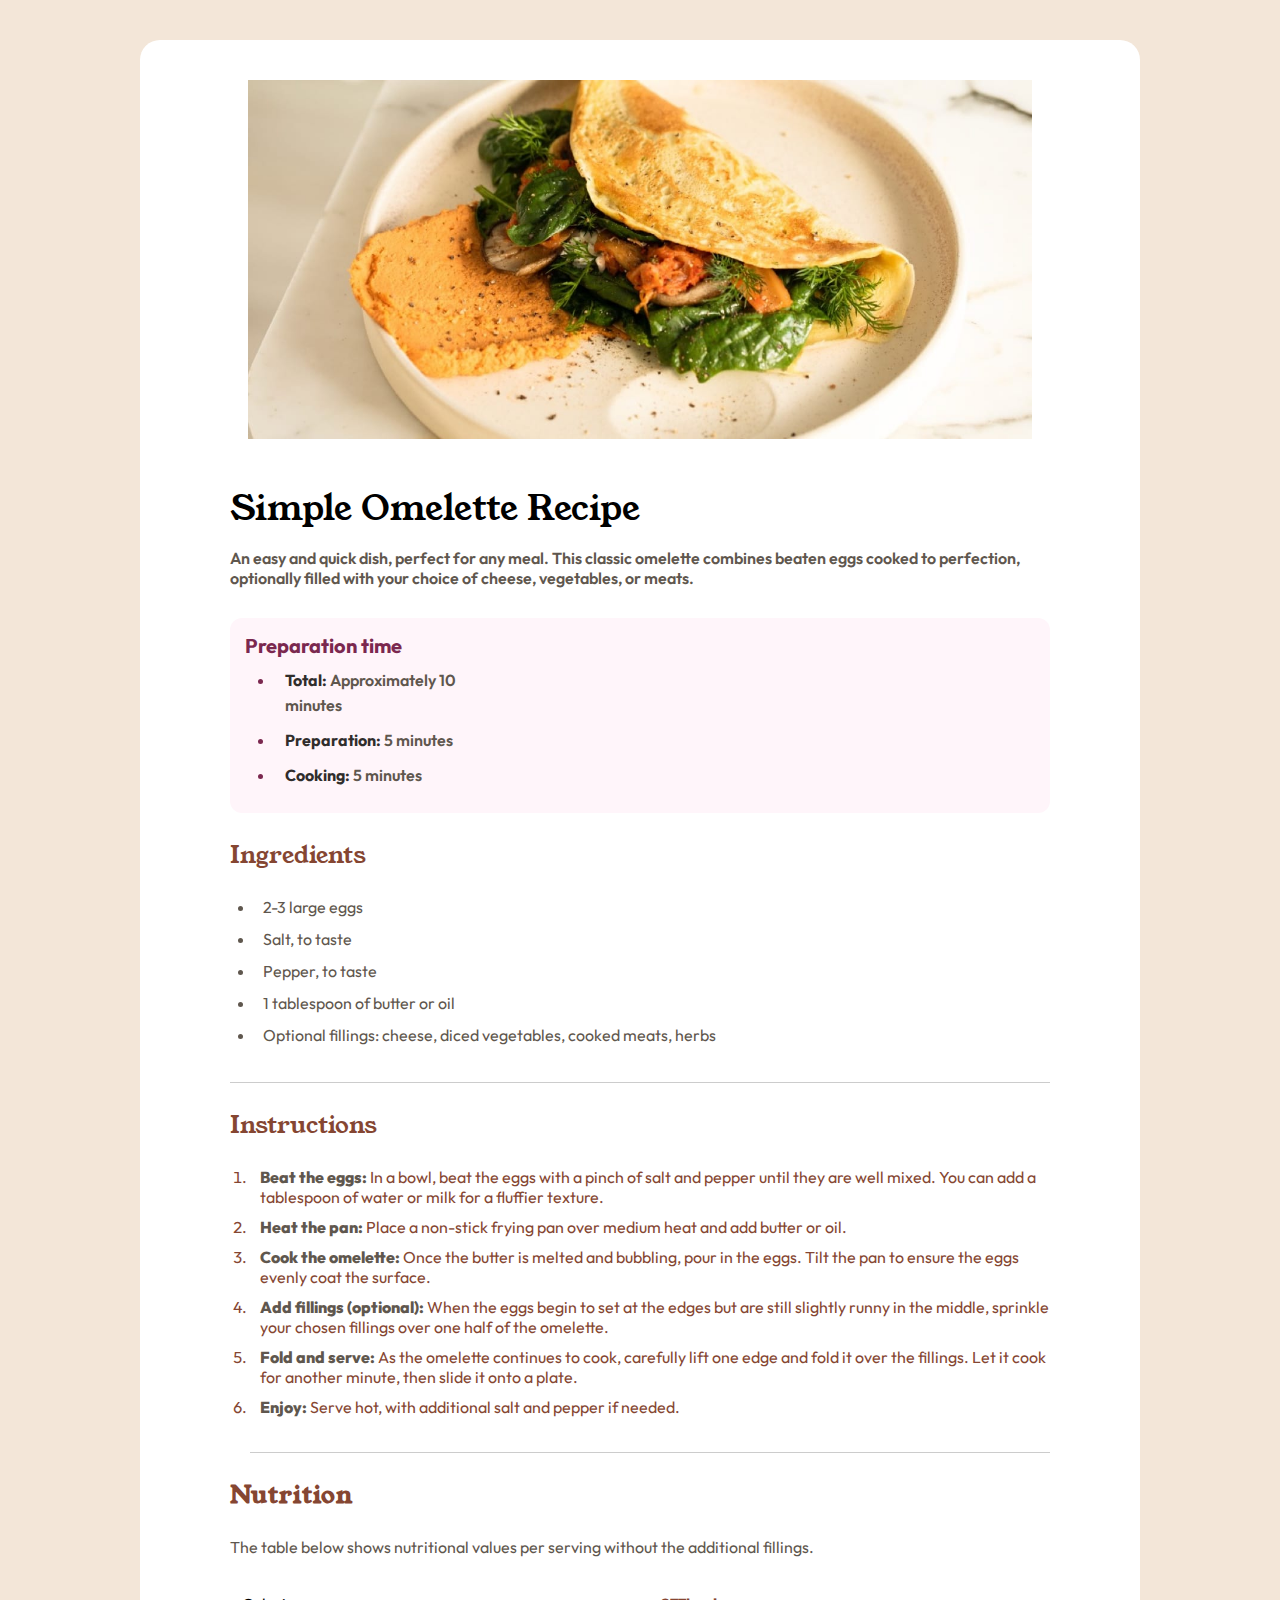
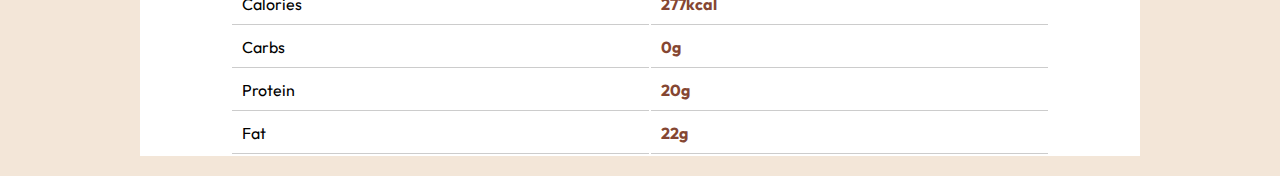
<file: index.html>
<!DOCTYPE html>
<html lang="es">
<head>
    <meta charset="UTF-8">
    <meta name="viewport" content="width=device-width, initial-scale=1.0">
    <title>Document</title>
    <link rel="stylesheet" href="style.css">
    <link rel="shortcut icon" href="./assets/images/favicon-32x32.png" type="image/x-icon">
</head>
<body>
    <header class="header_container ">
        <div class="header__img--container">
            <img src="./assets/images/image-omelette.jpeg" alt="">
        </div>
    </header>

    <main class="main__container">
        <section class="container--title container"> 
            <h1>Simple Omelette Recipe</h1>
            <p>  
                An easy and quick dish, perfect for any meal. This classic omelette combines beaten eggs cooked 
                to perfection, optionally filled with your choice of cheese, vegetables, or meats.
            </p>
        </section>

        <section class="container main__preparation-time"> 
            <div class="main__preparation-container">
                <h2 class="container-time--title">Preparation time</h2>
                
                <ul class="container--list">
                    <li>
                        <span>Total:</span> Approximately 10 minutes
                    </li>
                    <li>
                        <span>Preparation:</span> 5 minutes
                    </li>
                    <li>
                        <span>Cooking:</span> 5 minutes
                    </li>
                </ul>
            </div>
        </section>

        <section class="container main__ingredients">

            <h2 class="ingredients__title">Ingredients</h2>

            <ul class="ingredients__list">
                <li>
                    2-3 large eggs
                </li>
                <li>
                    Salt, to taste
                </li>
                <li>
                    Pepper, to taste
                </li>
                <li>
                    1 tablespoon of butter or oil
                </li>
                <li>
                    Optional fillings: cheese, diced vegetables, cooked meats, herbs
                </li>
            </ul>
        </section>

        <section class="container main__instructions">
            <h2 class="instructions--title">Instructions</h2>

            <ol class="instructions--list">
                <li>
                    <span>Beat the eggs:</span> 
                    In a bowl, beat the eggs with a pinch of salt and pepper until they are well mixed. 
                    You can add a tablespoon of water or milk for a fluffier texture.
                </li>
                <li>
                    <span>Heat the pan:</span> 
                    Place a non-stick frying pan over medium heat and add butter or oil.
                </li>
                <li>
                    <span>Cook the omelette:</span> 
                    Once the butter is melted and bubbling, pour in the eggs. Tilt the pan to ensure 
                    the eggs evenly coat the surface.
                </li>
                <li>
                    <span>Add fillings (optional):</span> 
                    When the eggs begin to set at the edges but are still slightly runny in the 
                    middle, sprinkle your chosen fillings over one half of the omelette.
                </li>
                <li>
                    <span>Fold and serve:</span> 
                    As the omelette continues to cook, carefully lift one edge and fold it over the 
                    fillings. Let it cook for another minute, then slide it onto a plate. 
                </li>
                <li>
                    <span>Enjoy:</span> 
                    Serve hot, with additional salt and pepper if needed.
                </li>
            </ol>
        </section>

        <section class="container main__nutrition">

            <h2 class="nutrition--title">Nutrition</h2>

            <p class="nutrition--paragraph">
                The table below shows nutritional values per serving without the additional fillings.
            </p>

            <table class="nutrition-table">
                <tr>
                    <td class="label">Calories</td>
                    <td class="value calories">277kcal</td>
                </tr>
                <tr>
                    <td class="label">Carbs</td>
                    <td class="value">0g</td>
                </tr>
                <tr>
                    <td class="label">Protein</td>
                    <td class="value">20g</td>
                </tr>
                <tr>
                    <td class="label">Fat</td>
                    <td class="value">22g</td>
                </tr>
            </table>
            
        </section>
    </main>
</body>
</html>
</file>
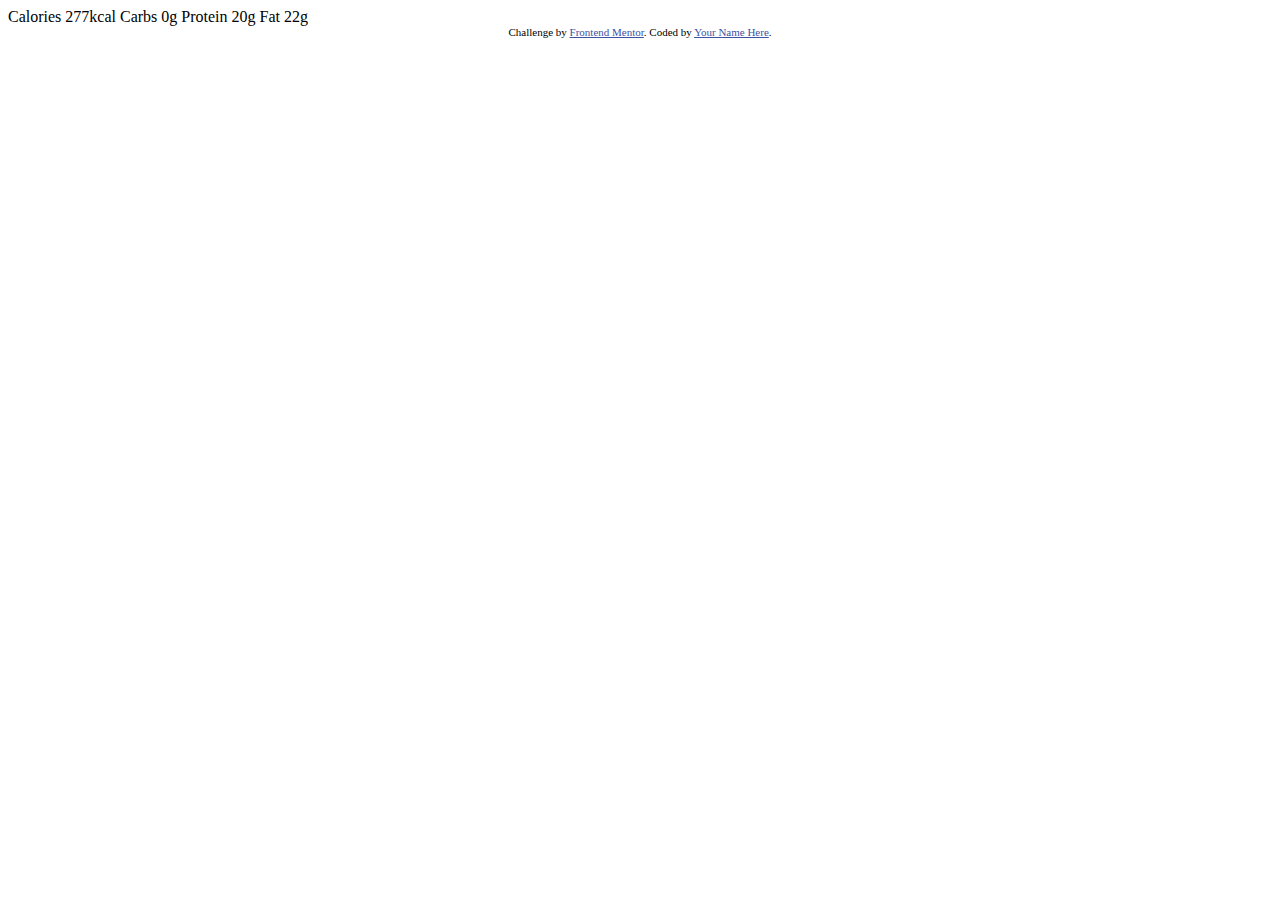
<file: main.html>
<!DOCTYPE html>
<html lang="en">
<head>
  <meta charset="UTF-8">
  <meta name="viewport" content="width=device-width, initial-scale=1.0"> <!-- displays site properly based on user's device -->

  <link rel="icon" type="image/png" sizes="32x32" href="./assets/images/favicon-32x32.png">
  
  <title>Frontend Mentor | Recipe page</title>

  <!-- Feel free to remove these styles or customise in your own stylesheet 👍 -->
  <style>
    .attribution { font-size: 11px; text-align: center; }
    .attribution a { color: hsl(228, 45%, 44%); }
  </style>
</head>
<body>


  

  

   

   

  

  

  Calories
  277kcal

  Carbs
  0g

  Protein
  20g

  Fat
  22g
  
  <div class="attribution">
    Challenge by <a href="https://www.frontendmentor.io?ref=challenge" target="_blank">Frontend Mentor</a>. 
    Coded by <a href="#">Your Name Here</a>.
  </div>
</body>
</html>
</file>
<file: style.css>
/*Estilos generales*/
*{
    margin: 0;
    padding: 0;
    box-sizing: border-box;
}

@font-face {
    font-family: 'Young Serif';
    src: url('./assets/fonts/young-serif/YoungSerif-Regular.ttf');
}
@font-face {
    font-family: 'Outfit';
    src: url('./assets/fonts/outfit/Outfit-VariableFont_wght.ttf');
}

:root{
    --White:hsl(0, 0%, 100%);
    --Stone-100: hsl(30, 54%, 90%);
    --Stone-150: hsl(30, 18%, 87%);
    --Stone-600: hsl(30, 10%, 34%);
    --Stone-900: hsl(24, 5%, 18%);
    --Brown-800: hsl(14, 45%, 36%);
    --Rose-800: hsl(332, 51%, 32%);
    --Rose-50: hsl(330, 100%, 98%);
}

.container{
    width: 82%;
    height: auto;
    margin: 0 auto;
}

/*Header*/
.header_container{
    width: 100%;
    height: 185px;
    margin-bottom: 25px;
}

.header__img--container{
    width: auto;
    height: auto;

    >img{
        width: 100%;
        height: fit-content;
    }
}

/*Contenido principal*/

main{
    height:  auto;
}

/*Titulo*/
.container--title h1{
    font-family: 'Young Serif';
    font-weight: 400;
    font-size: 35px;
    margin-bottom: 15px;
}
.container--title p {
    font-size: 16px;
    font-family: 'Outfit';
    font-weight: 600;
    color: var(--Stone-600);
}

/*Tiempo de preparacion*/

.main__preparation-time{
    background-color: var(--Rose-50);
    padding: 15px;
    margin-top: 30px;
    border-radius: 12px;
    margin-bottom: 25px;
}

.container-time--title{
    color: var(--Rose-800);
    font-family: 'Outfit';
    font-size: 20px;
    font-weight: 700;
    margin-bottom: 10px;
}

.container--list{
    padding-left: 30px;
    width: 225px;
    font-family: 'Outfit';

    >li {
        margin-bottom: 10px;
        line-height: 25px;
        color: var(--Stone-600);
        font-weight: 600;
        padding-left: 10px;

        >span{
            font-weight: 700;
            color: var(--Stone-900);
        }
    }
    >li::marker{
        color:  var(--Rose-800);
    }
}

/*Lista de ingredientes*/

.ingredients__title{
    margin-bottom: 25px;
    color: var(--Brown-800);
    font-family: 'Young Serif';
    font-weight: 500;
}

.ingredients__list{
    padding-left: 25px;
    padding-bottom: 25px;
    font-family: 'Outfit';
    font-weight: 400;
    border-bottom: 1px solid #ccc;


    >li{
        padding-left: 8px;
        margin-bottom: 12px;
        color: var(--Stone-600);
    }
}

/*Instrucciones*/

.main__instructions{
    margin-top: 25px;
}

.instructions--title{
    font-size: 24px;
    font-weight: 500;
    color: var(--Brown-800);
    font-family: 'Young Serif';
    margin-bottom: 25px;
}

.instructions--list{
    font-family: 'Outfit';
    color: var(--Brown-800);
    margin-left: 20px;
    padding-bottom: 25px;
    border-bottom: 1px solid #ccc;

    >li{
        margin-bottom: 10px;
        padding-left: 10px;
        font-size: 16px;
        line-height: 20px;
    }

    >li span{
        color: var(--Stone-600);
        font-weight: 800;
    }
}

.instructions--list::marker{
    font-weight: 800;
}

/*tabla nutricional*/
.main__nutrition{
    margin-top: 25px;
}

.nutrition--title{
    margin-bottom: 25px;
    color: var(--Brown-800);
    font-family: 'Young Serif';
    letter-spacing: 1px;
}

.nutrition--paragraph{
    margin-bottom: 25px;
    color: var(--Stone-600);
    font-weight: 400;
    font-family: 'Outfit';
}

.nutrition-table {
    width: 100%;
    margin: 20px auto;
    font-family: 'Outfit';
}



.nutrition-table .label {
    font-weight: 400;
    padding: 10px;
    border-bottom: 1px solid #ccc;
}

.nutrition-table .value {
    padding: 10px;
    text-align: left;
    color: var(--Brown-800);
    font-weight: bold;
    border-bottom: 1px solid #ccc;
}

@media (min-width: 380px) {
    body{
        background-color: var(--Stone-100);
    }

    .container{
        max-width: 1000px;
    }
    main{
        background-color: var(--White);
        max-width: 1000px;
        margin: 0 auto;
    }

    .header_container{
        max-width: 1000px;
        height: auto;
        background-color: var(--White);
        margin: 0 auto 0 auto;
        padding: 5px 10px;
        border-radius: 20px 20px 0 0 ;
    }

    .header__img--container{
        width: 80%;
        margin: 35px auto;
    }
}

@media (min-width: 1000px) {
    .header_container{
        max-width: 1000px;
        height: auto;
        background-color: var(--White);
        margin: 40px auto 0 auto;
        padding: 5px 10px;
        border-radius: 20px 20px 0 0 ;
    }
}
</file>
